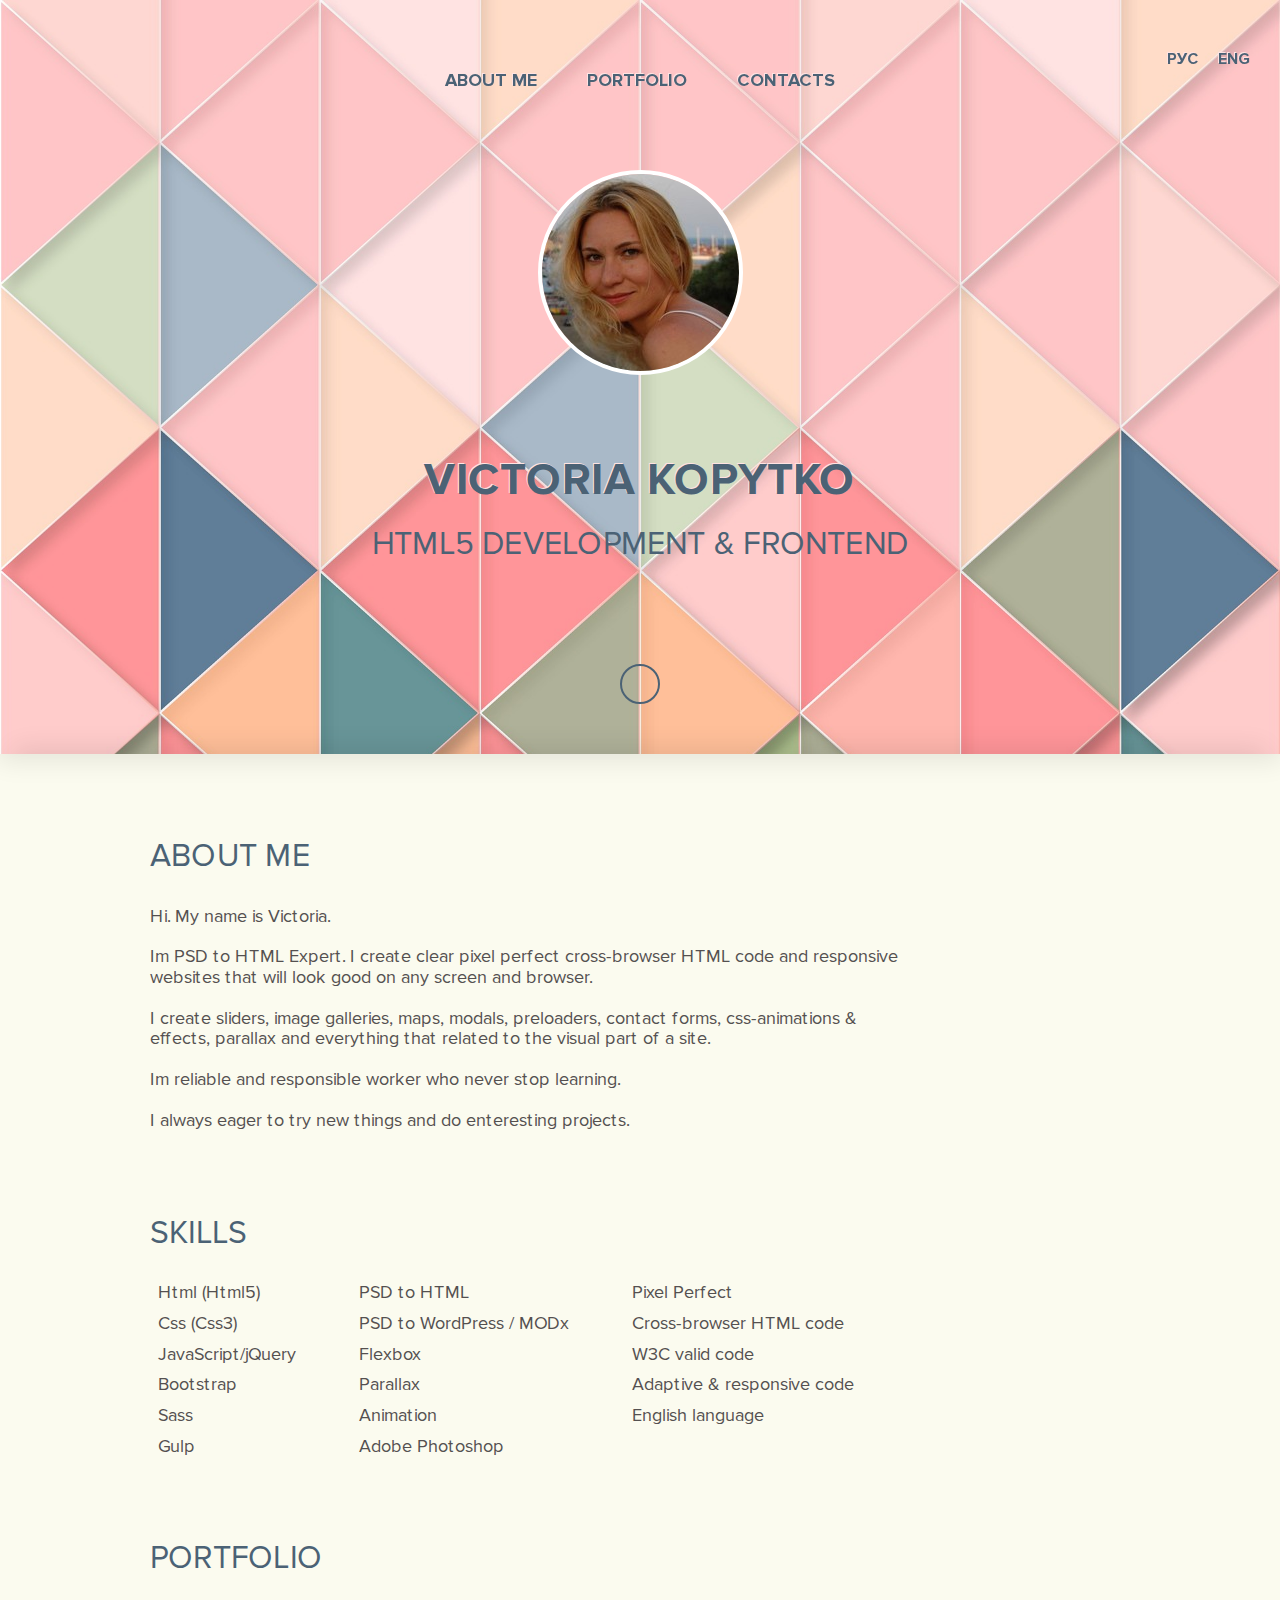
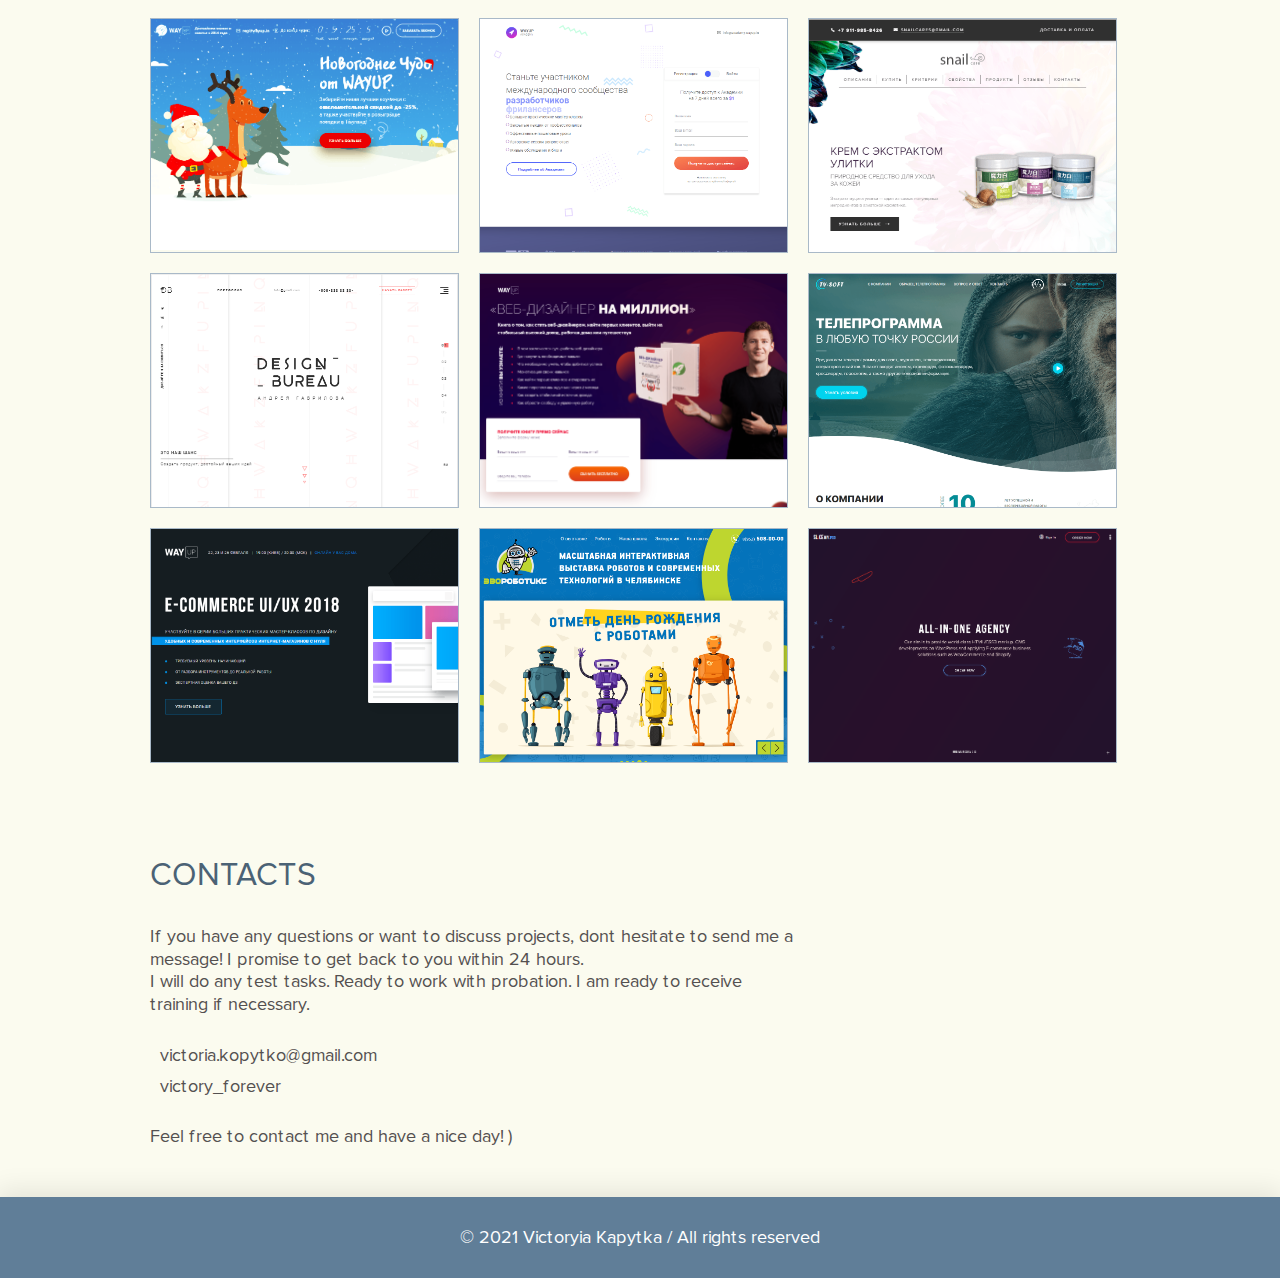
<file: index.html>
<!DOCTYPE html>
<html lang="en">
<head>
	<meta charset="UTF-8">
	<title>Victoria Kopytko</title>

	<meta name="viewport" content="width=device-width, initial-scale=1">
	<!-- Normalize -->
	<link rel="stylesheet" href="css/normalize.css">
	<!-- Шрифты  -->		
	<link rel="stylesheet" href="https://use.fontawesome.com/releases/v5.3.1/css/all.css" integrity="sha384-mzrmE5qonljUremFsqc01SB46JvROS7bZs3IO2EmfFsd15uHvIt+Y8vEf7N7fWAU" crossorigin="anonymous">
	<!-- <link href="https://fonts.googleapis.com/css?family=Roboto&amp;subset=cyrillic" rel="stylesheet"> -->
	<!-- <link href="https://fonts.googleapis.com/css?family=Roboto:300,400&amp;subset=cyrillic" rel="stylesheet"> -->
	<!-- Модальные окна -->
	<link rel="stylesheet" type="text/css" href="css/jquery.arcticmodal.css">
	<link rel="stylesheet" type="text/css" href="css/simple.css">				
	<!-- Анимация -->
	<link rel="stylesheet" type="text/css" href="css/animate.css">
	<!-- main -->
	<link rel="stylesheet" href="css/main.css">
	<link rel="stylesheet" href="css/media.css">
</head>
<body>

<!-- ПЕРВЫЙ ЭКРАН -->
	<header id="header" class="header">
		<div class="language">
			<a href="rus.html" class="language_name hvr-underline-from-center">
				рус
			</a>
			<a href="index.html" class="language_name hvr-underline-from-center">
				eng
			</a>
		</div>
		<div class="container">
			<nav>
				<ul>
					<li>
						<a class="scrollto hvr-underline-from-center" href="#description">About me</a>						
					</li>
					<li>
						<a class="scrollto hvr-underline-from-center" href="#portfolio">Portfolio</a>						
					</li>
					<li>
						<a class="scrollto hvr-underline-from-center" href="#contacts">Contacts</a>						
					</li>
				</ul>
			</nav>
			<div class="photo">
				<img src="img/me.jpg" alt="">
			</div>
			<div class="introduction">
				<h1>
					Victoria Kopytko
				</h1>
				<h2>
					HTML5 Development & Frontend
				</h2>
			</div>
			<div class="arrow">
				<a class="scrollto" href="#description">
					<i class="fas fa-angle-down"></i>
				</a>					
			</div>
		</div>	
	</header>	

<!-- ВТОРОЙ ЭКРАН -->
	<section id="description">
		<div class="container">
			<h2>
				About me
			</h2>
			<div class="description">
				<p>
					Hi. My name is Victoria.
				</p>
				<p>
					Im PSD to HTML Expert. I create clear pixel perfect cross-browser HTML code and responsive websites that will look good on any screen and browser.
				</p>
				<p>
					I create sliders, image galleries, maps, modals, preloaders, contact forms, css-animations & effects, parallax and everything that related to the visual part of a site.
				</p>
				<p>
					Im reliable and responsible worker who never stop learning. 
				</p>
				<p>
					I always eager to try new things and do enteresting projects.
				</p>
			</div>
		</div>	
	</section>

<!-- ТРЕТИЙ ЭКРАН -->
	<section id="skills">
		<div class="container">
			<h2>
				Skills
			</h2>
			<div class="skills">
				<div class="skills_block">
					<ul class="skills_list">
						<li class="skills_item">
							<i class="fas fa-check-circle"></i>
							<p>
								Html (Html5)
							</p>
						</li>
						<li class="skills_item">
							<i class="fas fa-check-circle"></i>
							<p>
								Css (Css3)
							</p>
						</li>
						<li class="skills_item">
							<i class="fas fa-check-circle"></i>
							<p>
								JavaScript/jQuery
							</p>
						</li>
						<li class="skills_item">
							<i class="fas fa-check-circle"></i>
							<p>
								Bootstrap
							</p>
						</li>
						<li class="skills_item">
							<i class="fas fa-check-circle"></i>
							<p>
								Sass
							</p>
						</li>
						<li class="skills_item">
							<i class="fas fa-check-circle"></i>
							<p>
								Gulp
							</p>
						</li>						
					</ul>
				</div>
				<div class="skills_block">
					<ul class="skills_list">
						<li class="skills_item">
							<i class="fas fa-check-circle"></i>
							<p>
								PSD to HTML
							</p>
						</li>
						<li class="skills_item">
							<i class="fas fa-check-circle"></i>
							<p>
								PSD to WordPress / MODx
							</p>
						</li>
						<li class="skills_item">
							<i class="fas fa-check-circle"></i>
							<p>
								Flexbox
							</p>
						</li>
						<li class="skills_item">
							<i class="fas fa-check-circle"></i>
							<p>
								Parallax
							</p>
						</li>
						<li class="skills_item">
							<i class="fas fa-check-circle"></i>
							<p>
								Animation
							</p>
						</li>
						<li class="skills_item">
							<i class="fas fa-check-circle"></i>
							<p>
								Adobe Photoshop
							</p>
						</li>
					</ul>
				</div>
				<div class="skills_block">
					<ul class="skills_list">
						<li class="skills_item">
							<i class="fas fa-check-circle"></i>
							<p>
								Pixel Perfect
							</p>
						</li>
						<li class="skills_item">
							<i class="fas fa-check-circle"></i>
							<p>
								Cross-browser HTML code
							</p>
						</li>
						<li class="skills_item">
							<i class="fas fa-check-circle"></i>
							<p>
								W3C valid code
							</p>
						</li>
						<li class="skills_item">
							<i class="fas fa-check-circle"></i>
							<p>
								Adaptive & responsive code
							</p>
						</li>
						<li class="skills_item">
							<i class="fas fa-check-circle"></i>
							<p>
								English language
							</p>
						</li>
					</ul>
				</div>
			</div>
		</div>
	</section>

<!-- ЧЕТВЁРТЫЙ ЭКРАН -->
	<section id="portfolio">
		<div class="container">
			<h2>
				Portfolio
			</h2>
			<ul class="portfolio">
				<li class="portfolio_item portfolio_item__one">
					<a href="https://victory-forever.github.io/NewYear/" target="blank">
						<img src="img/ny.png" alt="">
					</a>
				</li>
				<li class="portfolio_item portfolio_item__two">
					<a href="https://victory-forever.github.io/academy/" target="blank">
						<img src="img/academy.png" alt="">
					</a>
				</li>
				<li class="portfolio_item portfolio_item__three">
					<a href="https://victory-forever.github.io/SnailCream/" target="blank">
						<img src="img/snails.png" alt="">
					</a>
				</li>
				<li class="portfolio_item portfolio_item__four">
					<a href="https://victory-forever.github.io/db/" target="blank">
						<img src="img/db.png" alt="">
					</a>
				</li>
				<li class="portfolio_item portfolio_item__five">
					<a href="https://victory-forever.github.io/book/" target="blank">
						<img src="img/book.png" alt="">
					</a>
				</li>
				<li class="portfolio_item portfolio_item__six">
					<a href="https://victory-forever.github.io/TV/" target="blank">
						<img src="img/tv.png" alt="">
					</a>
				</li>
				<li class="portfolio_item portfolio_item__seven">
					<a href="https://victory-forever.github.io/ecommerce/" target="blank">
						<img src="img/ecommerce.png" alt="">
					</a>
				</li>
				<li class="portfolio_item portfolio_item__eight">
					<a href="https://victory-forever.github.io/roboty/" target="blank">
						<img src="img/roboty.png" alt="">
					</a>
				</li>
				<li class="portfolio_item portfolio_item__nine">
					<a href="https://victory-forever.github.io/slicemypsd/" target="blank">
						<img src="img/psd.png" alt="">
					</a>
				</li>
			</ul>
		</div>
	</section>

<!-- ПЯТЫЙ ЭКРАН -->
	<section id="contacts">
		<div class="container">
			<h2>
				Contacts
			</h2>
			<div class="contacts">
				<div class="contacts_text">
					<p>
						If you have any questions or want to discuss projects, dont hesitate to send me a message! I promise to get back to you within 24 hours.
					</p>
					<p>
						I will do any test tasks. Ready to work with probation. I am ready to receive training if necessary.
					</p>
				</div>
				<ul class="contacts_list">
					<li class="contacts_item">
						<i class="fas fa-envelope"></i>
						<p>
							victoria.kopytko@gmail.com
						</p>
					</li>				
					<li class="contacts_item">
						<i class="fab fa-skype"></i>
						<p>
							victory_forever
						</p>
					</li>
				</ul>
				<div class="contacts_message">
					Feel free to contact me and have a nice day! )				
				</div>				
			</div>
		</div>	
	</section>

<!-- ФУТЕР -->	
	<footer id="footer">
		<div class="container">
			<div class="copyright">
				© 2021 Victoryia Kapytka / All rights reserved
			</div>
		</div>		
	</footer>
	

	<!-- Модальное окно Соглашение-->
	<div style="display: none;">
	    <div class="box-modal" id="agreement-modal">
	        <div class="modal-text">
	        	<div>
	        		Политика конфиденциальности
	        	</div>
	        	<div>
	        		Данное соглашение об обработке персональных данных разработано в соответствии с законодательством Украины и Российской Федерации. Все лица заполнившие сведения составляющие персональные данные на данном сайте, а также разместившие иную информацию обозначенными действиями подтверждают свое согласие на обработку персональных данных и их передачу оператору обработки персональных данных. Под персональными данными Гражданина понимается нижеуказанная информация: Имя, адрес электронной почты, номер мобильного телефона. Граждане направляют свои персональные данные оператору в целях предоставления последним услуги по созданию сайта. Гражданин, принимая настоящее Соглашение, выражают свою заинтересованность и полное согласие, что обработка их персональных данных может включать в себя следующие действия: сбор, систематизацию, накопление, хранение, уточнение (обновление, изменение), использование, уничтожение. Гражданин гарантирует: информация, им предоставленная, является полной, точной и достоверной; при предоставлении информации не нарушается действующее законодательство Украины и Российской Федерации, законные права и интересы третьих лиц; вся предоставленная информация заполнена Гражданина в отношении себя лично.
	        	</div>
	        	<div class="box-modal_close arcticmodal-close">
	        		x
	        	</div>		
	        </div>
		</div>
	</div>

		<!-- Прокрутка страницы вверх -->

	<div class="go-up hvr-bob" title="Up" id='ToTop'>
		<div>			
			<i class="fas fa-chevron-up"></i>
		</div>
	</div>



	<script src="js/jquery.min.js"></script>		    
	<!-- <script src="js/jquery.arcticmodal.js"></script> -->		
	<script src="js/wow.min.js"></script>	
	<script>new WOW().init();</script> 	
	<script src="js/main.js"></script>	
</body>
</html>
</file>
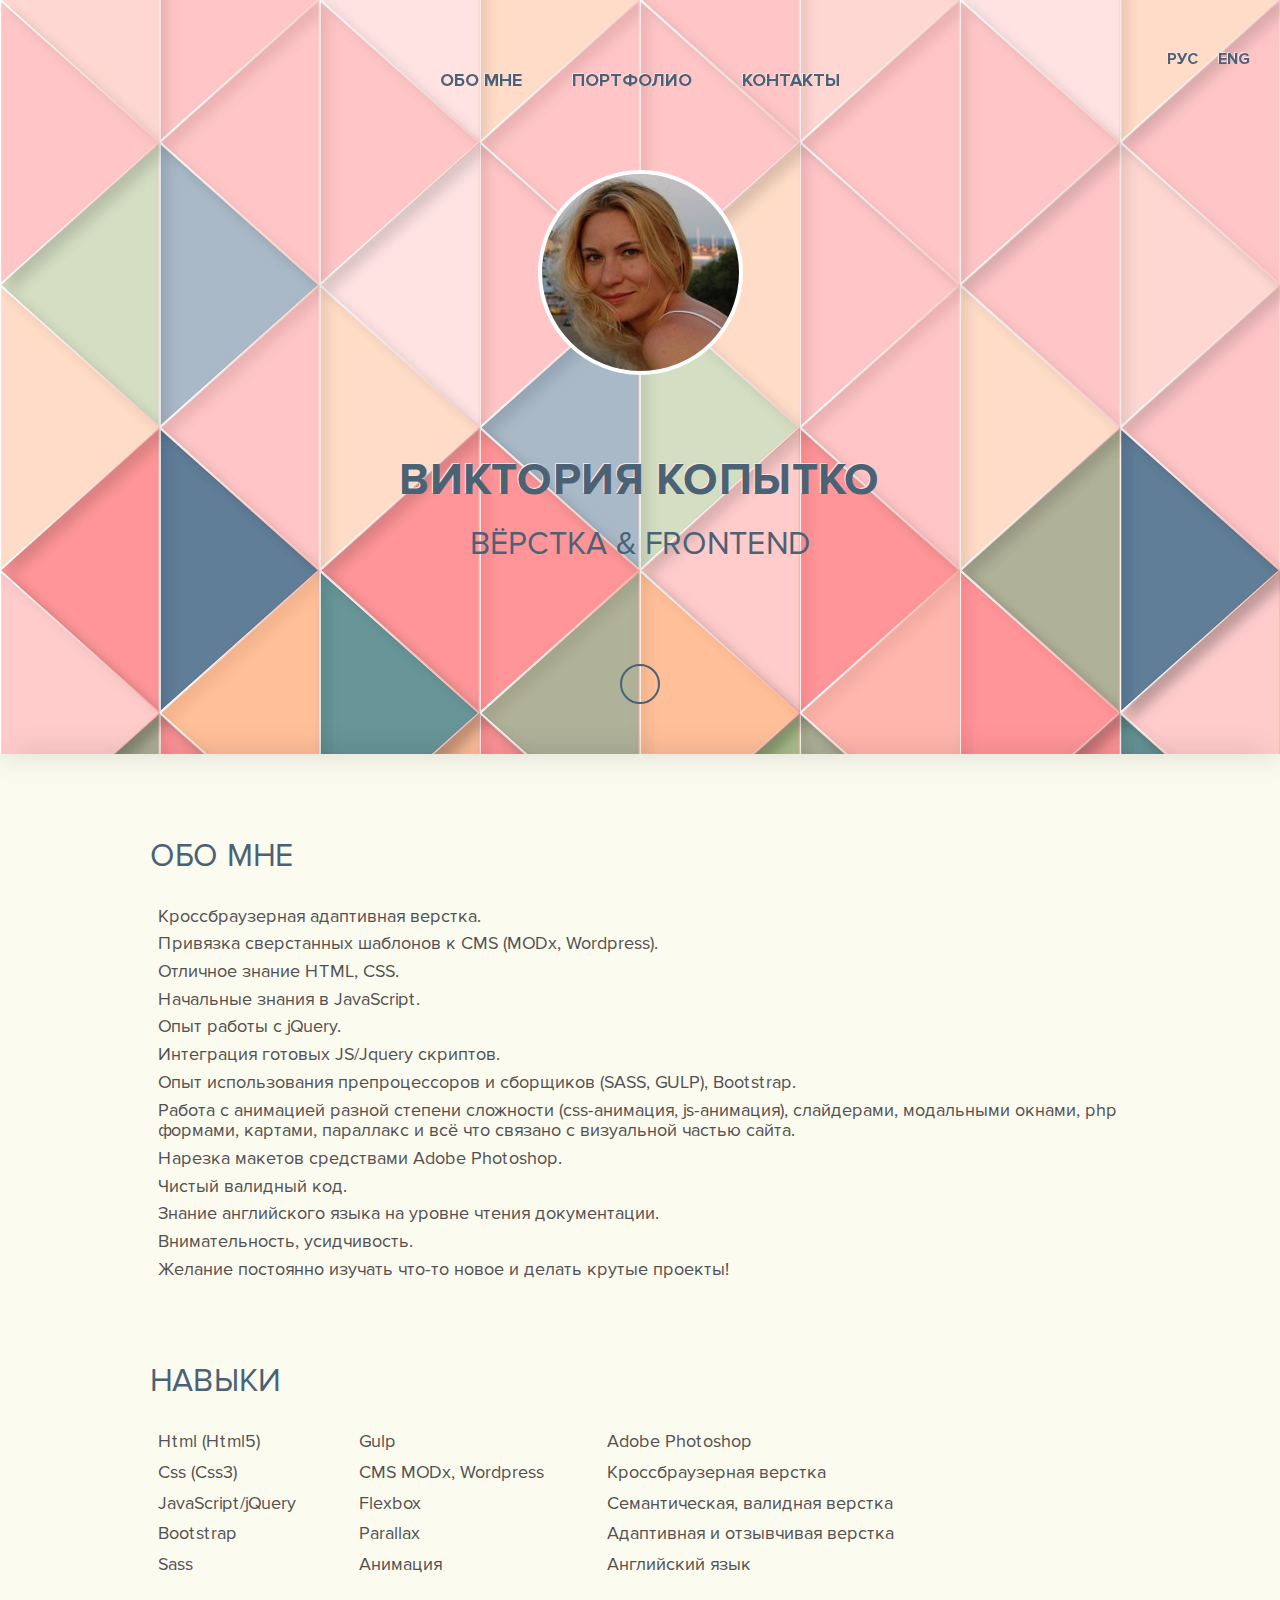
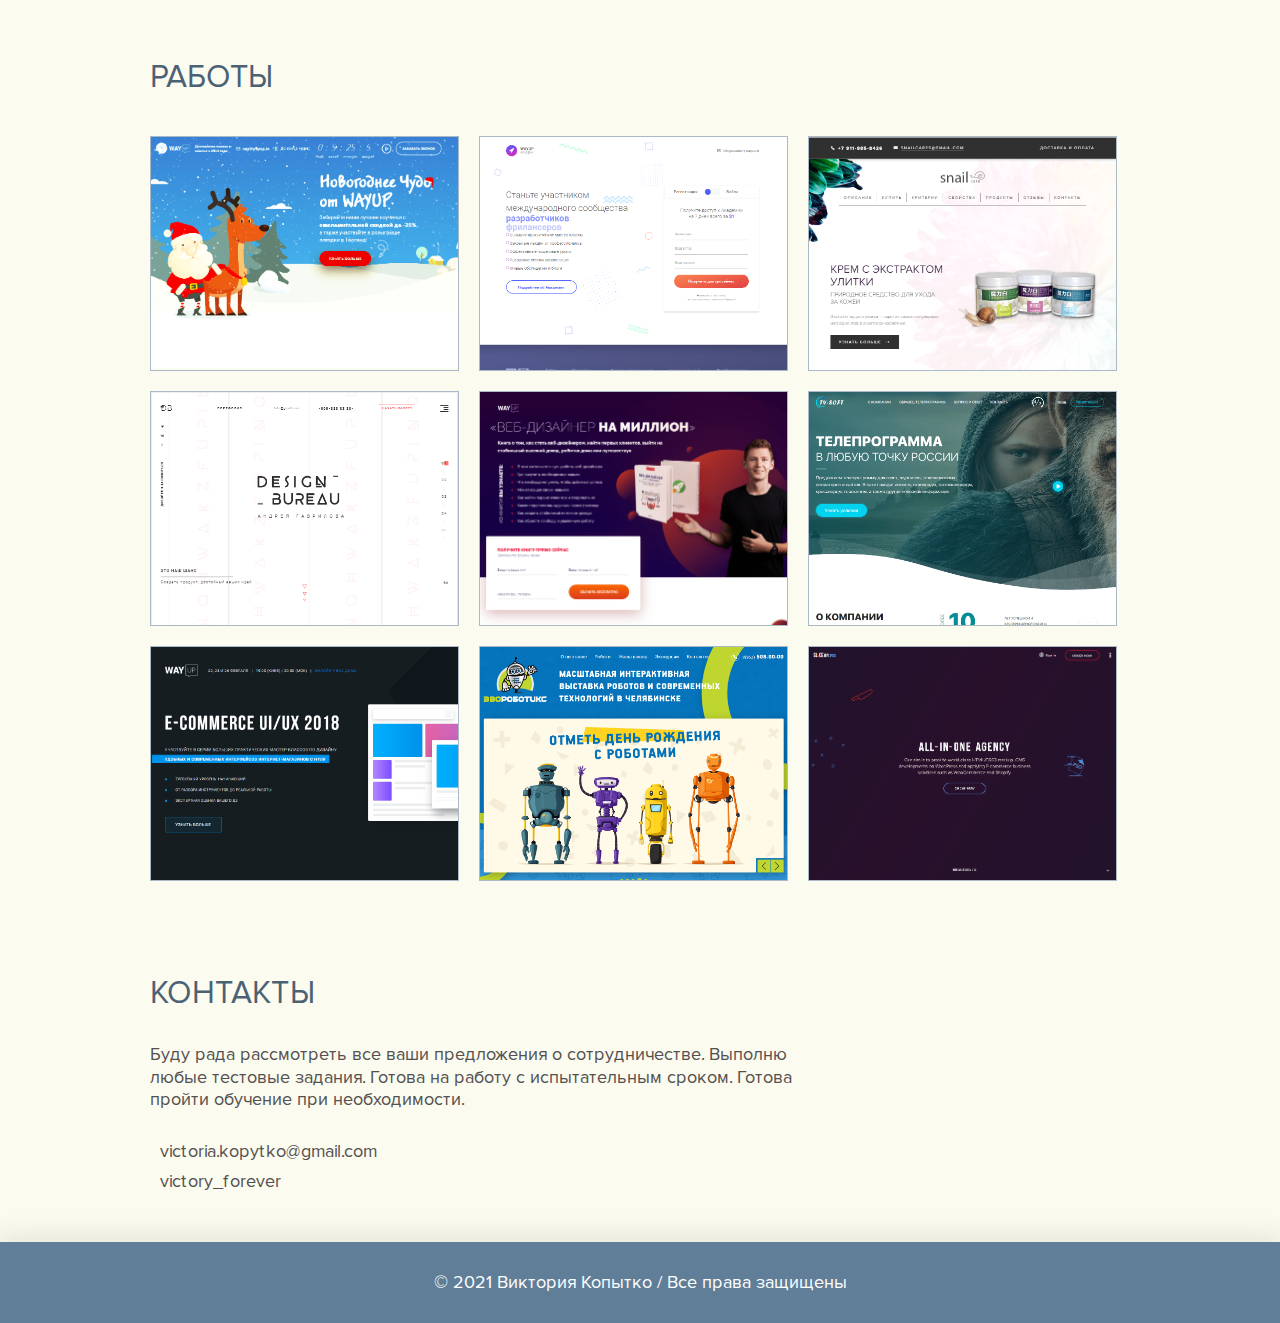
<file: rus.html>
<!DOCTYPE html>
<html lang="ru">
<head>
	<meta charset="UTF-8">
	<title>Виктория Копытко</title>
	<meta name="viewport" content="width=device-width, initial-scale=1">
	<!-- Normalize -->
	<link rel="stylesheet" href="css/normalize.css">
	<!-- Шрифты  -->		
	<link rel="stylesheet" href="https://use.fontawesome.com/releases/v5.3.1/css/all.css" integrity="sha384-mzrmE5qonljUremFsqc01SB46JvROS7bZs3IO2EmfFsd15uHvIt+Y8vEf7N7fWAU" crossorigin="anonymous">
	<!-- Модальные окна -->
	<link rel="stylesheet" type="text/css" href="css/jquery.arcticmodal.css">
	<link rel="stylesheet" type="text/css" href="css/simple.css">				
	<!-- Анимация -->
	<link rel="stylesheet" type="text/css" href="css/animate.css">
	<!-- main -->
	<link rel="stylesheet" href="css/main.css">
	<link rel="stylesheet" href="css/media.css">
</head>
<body>

<!-- ПЕРВЫЙ ЭКРАН -->
	<header id="header" class="header">
		<div class="language">
			<a href="rus.html" class="language_name hvr-underline-from-center">
				рус
			</a>
			<a href="index.html" class="language_name hvr-underline-from-center">
				eng
			</a>
		</div>
		<div class="container">
			<nav>
				<ul>
					<li>
						<a class="scrollto hvr-underline-from-center" href="#description">Обо мне</a>						
					</li>
					<li>
						<a class="scrollto hvr-underline-from-center" href="#portfolio">Портфолио</a>						
					</li>
					<li>
						<a class="scrollto hvr-underline-from-center" href="#contacts">Контакты</a>						
					</li>
				</ul>
			</nav>
			<div class="photo">
				<img src="img/me.jpg" alt="">
			</div>
			<div class="introduction">
				<h1>
					Виктория Копытко
				</h1>
				<h2>
					вёрстка & frontend
				</h2>
			</div>
			<div class="arrow">
				<a class="scrollto" href="#description">
					<i class="fas fa-angle-down"></i>
				</a>					
			</div>
		</div>	
	</header>	

<!-- ВТОРОЙ ЭКРАН -->
	<section id="description">
		<div class="container">
			<h2>
				Обо мне
			</h2>
			<ul class="description-list">
				<li class="description-item"> 
					<i class="fas fa-caret-right"></i>
					<p>
						Кроссбраузерная адаптивная верстка.
					</p>
				</li>
				<li class="description-item"> 
					<i class="fas fa-caret-right"></i>
					<p>
						Привязка сверстанных шаблонов к CMS (MODx, Wordpress).
					</p>
				</li>
				<li class="description-item"> 
					<i class="fas fa-caret-right"></i>
					<p>
						Отличное знание HTML, CSS.
					</p>
				</li>
				<li class="description-item"> 
					<i class="fas fa-caret-right"></i>
					<p>
						Начальные знания в JavaScript.
					</p>
				</li>
				<li class="description-item"> 
					<i class="fas fa-caret-right"></i>
					<p>
						Опыт работы с jQuery.
					</p>
				</li>				
				<li class="description-item"> 
					<i class="fas fa-caret-right"></i>
					<p>
						Интеграция готовых JS/Jquery скриптов.
					</p>
				</li>
				<li class="description-item"> 
					<i class="fas fa-caret-right"></i>
					<p>
						Опыт использования препроцессоров и сборщиков (SASS, GULP), Bootstrap.
					</p>
				</li>
				<li class="description-item"> 
					<i class="fas fa-caret-right"></i>
					<p>
						Работа с анимацией разной степени сложности (css-анимация, js-анимация), слайдерами, модальными окнами, php формами, картами, параллакс и всё что связано с визуальной частью сайта.
					</p>
				</li>
				<li class="description-item"> 
					<i class="fas fa-caret-right"></i>
					<p>
						Нарезка макетов средствами Adobe Photoshop.
					</p>
				</li>
				<li class="description-item"> 
					<i class="fas fa-caret-right"></i>
					<p>
						Чистый валидный код.
					</p>
				</li>
				<li class="description-item"> 
					<i class="fas fa-caret-right"></i>
					<p>
						Знание английского языка на уровне чтения документации.
					</p>
				</li>
				<li class="description-item"> 
					<i class="fas fa-caret-right"></i>
					<p>
						Внимательность, усидчивость.
					</p>
				</li>
				<li class="description-item"> 
					<i class="fas fa-caret-right"></i>
					<p>
						Желание постоянно изучать что-то новое и делать крутые проекты!
					</p>
				</li>
			</ul>
		</div>	
	</section>

<!-- ТРЕТИЙ ЭКРАН -->
	<section id="skills">
		<div class="container">
			<h2>
				Навыки
			</h2>
			<div class="skills">
				<div class="skills_block">
					<ul class="skills_list">
						<li class="skills_item">
							<i class="fas fa-check-circle"></i>
							<p>
								Html (Html5)
							</p>
						</li>
						<li class="skills_item">
							<i class="fas fa-check-circle"></i>
							<p>
								Css (Css3)
							</p>
						</li>
						<li class="skills_item">
							<i class="fas fa-check-circle"></i>
							<p>
								JavaScript/jQuery
							</p>
						</li>
						<li class="skills_item">
							<i class="fas fa-check-circle"></i>
							<p>
								Bootstrap
							</p>
						</li>
						<li class="skills_item">
							<i class="fas fa-check-circle"></i>
							<p>
								Sass
							</p>
						</li>
					</ul>
				</div>
				<div class="skills_block">
					<ul class="skills_list">
						<li class="skills_item">
							<i class="fas fa-check-circle"></i>
							<p>
								Gulp
							</p>
						</li>
						<li class="skills_item">
							<i class="fas fa-check-circle"></i>
							<p>
								CMS MODx, Wordpress
							</p>
						</li>
						<li class="skills_item">
							<i class="fas fa-check-circle"></i>
							<p>
								Flexbox
							</p>
						</li>
						<li class="skills_item">
							<i class="fas fa-check-circle"></i>
							<p>
								Parallax
							</p>
						</li>
						<li class="skills_item">
							<i class="fas fa-check-circle"></i>
							<p>
								Анимация
							</p>
						</li>
					</ul>
				</div>
				<div class="skills_block">
					<ul class="skills_list">
						<li class="skills_item">
							<i class="fas fa-check-circle"></i>
							<p>
								Adobe Photoshop
							</p>
						</li>
						<li class="skills_item">
							<i class="fas fa-check-circle"></i>
							<p>
								Кроссбраузерная верстка
							</p>
						</li>
						<li class="skills_item">
							<i class="fas fa-check-circle"></i>
							<p>
								Семантическая, валидная верстка
							</p>
						</li>
						<li class="skills_item">
							<i class="fas fa-check-circle"></i>
							<p>
								Адаптивная и отзывчивая верстка
							</p>
						</li>
						<li class="skills_item">
							<i class="fas fa-check-circle"></i>
							<p>
								Английский язык
							</p>
						</li>
					</ul>
				</div>
			</div>
		</div>
	</section>

<!-- ЧЕТВЁРТЫЙ ЭКРАН -->
	<section id="portfolio">
		<div class="container">
			<h2>
				Работы
			</h2>
			<ul class="portfolio">
				<li class="portfolio_item portfolio_item__one">
					<a href="https://victory-forever.github.io/NewYear/" target="blank">
						<img src="img/ny.png" alt="">
					</a>
				</li>
				<li class="portfolio_item portfolio_item__two">
					<a href="https://victory-forever.github.io/academy/" target="blank">
						<img src="img/academy.png" alt="">
					</a>
				</li>
				<li class="portfolio_item portfolio_item__three">
					<a href="https://victory-forever.github.io/SnailCream/" target="blank">
						<img src="img/snails.png" alt="">
					</a>
				</li>
				<li class="portfolio_item portfolio_item__four">
					<a href="https://victory-forever.github.io/db/" target="blank">
						<img src="img/db.png" alt="">
					</a>
				</li>
				<li class="portfolio_item portfolio_item__five">
					<a href="https://victory-forever.github.io/book/" target="blank">
						<img src="img/book.png" alt="">
					</a>
				</li>
				<li class="portfolio_item portfolio_item__six">
					<a href="https://victory-forever.github.io/TV/" target="blank">
						<img src="img/tv.png" alt="">
					</a>
				</li>
				<li class="portfolio_item portfolio_item__seven">
					<a href="https://victory-forever.github.io/ecommerce/" target="blank">
						<img src="img/ecommerce.png" alt="">
					</a>
				</li>
				<li class="portfolio_item portfolio_item__eight">
					<a href="https://victory-forever.github.io/roboty/" target="blank">
						<img src="img/roboty.png" alt="">
					</a>
				</li>
				<li class="portfolio_item portfolio_item__nine">
					<a href="https://victory-forever.github.io/slicemypsd/" target="blank">
						<img src="img/psd.png" alt="">
					</a>
				</li>
			</ul>
		</div>
	</section>

<!-- ПЯТЫЙ ЭКРАН -->
	<section id="contacts">
		<div class="container">
			<h2>
				Контакты
			</h2>
			<div class="contacts">
				<div class="contacts_text">
					Буду рада рассмотреть все ваши предложения о сотрудничестве. Выполню любые тестовые задания. Готова на работу с испытательным сроком. Готова пройти обучение при необходимости.					
				</div>
				<ul class="contacts_list">
					<li class="contacts_item">
						<i class="fas fa-envelope"></i>
						<p>
							victoria.kopytko@gmail.com
						</p>
					</li>					
					<li class="contacts_item">
						<i class="fab fa-skype"></i>
						<p>
							victory_forever
						</p>
					</li>
				</ul>				
			</div>
		</div>	
	</section>

<!-- ФУТЕР -->	
	<footer id="footer">
		<div class="container">
			<div class="copyright">
				© 2021 Виктория Копытко / Все права защищены
			</div>
		</div>		
	</footer>
	

	<!-- Модальное окно Соглашение-->
	<div style="display: none;">
	    <div class="box-modal" id="agreement-modal">
	        <div class="modal-text">
	        	<div>
	        		Политика конфиденциальности
	        	</div>
	        	<div>
	        		Данное соглашение об обработке персональных данных разработано в соответствии с законодательством Украины и Российской Федерации. Все лица заполнившие сведения составляющие персональные данные на данном сайте, а также разместившие иную информацию обозначенными действиями подтверждают свое согласие на обработку персональных данных и их передачу оператору обработки персональных данных. Под персональными данными Гражданина понимается нижеуказанная информация: Имя, адрес электронной почты, номер мобильного телефона. Граждане направляют свои персональные данные оператору в целях предоставления последним услуги по созданию сайта. Гражданин, принимая настоящее Соглашение, выражают свою заинтересованность и полное согласие, что обработка их персональных данных может включать в себя следующие действия: сбор, систематизацию, накопление, хранение, уточнение (обновление, изменение), использование, уничтожение. Гражданин гарантирует: информация, им предоставленная, является полной, точной и достоверной; при предоставлении информации не нарушается действующее законодательство Украины и Российской Федерации, законные права и интересы третьих лиц; вся предоставленная информация заполнена Гражданина в отношении себя лично.
	        	</div>
	        	<div class="box-modal_close arcticmodal-close">
	        		x
	        	</div>		
	        </div>
		</div>
	</div>

		<!-- Прокрутка страницы вверх -->

	<div class="go-up hvr-bob" title="Вверх" id='ToTop'>
		<div>			
			<i class="fas fa-chevron-up"></i>
		</div>
	</div>



	<script src="js/jquery.min.js"></script>		    
	<!-- <script src="js/jquery.arcticmodal.js"></script> -->		
	<script src="js/wow.min.js"></script>	
	<script>new WOW().init();</script> 	
	<script src="js/main.js"></script>
</body>
</html>
</file>
<file: css/simple.css>
.box-modal {
	position: relative;
	width: 500px;
	padding: 16px;
	background: #fff;
	color: #3c3c3c;
	font: 14px/18px Arial, "Helvetica CY", "Nimbus Sans L", sans-serif;
	box-shadow: 0 0 0 6px rgba(153, 153, 153, .3);
	border-radius: 6px;
}
.box-modal_close { position: absolute; right: 10px; top: 6px; font-size: 11px; line-height: 15px; color: #999; cursor: pointer; }
.box-modal_close:hover { color: #666; }
</file>
<file: css/main.css>
@font-face{font-family:ProximaNova-Bold;src:url(../fonts/ProximaNova-Bold.eot);src:url(../fonts/ProximaNova-Bold.eot?#iefix) format("embedded-opentype"),url(../fonts/ProximaNova-Bold.woff2) format("woff2"),url(../fonts/ProximaNova-Bold.woff) format("woff"),url(../fonts/ProximaNova-Bold.ttf) format("truetype"),url(../fonts/ProximaNova-Bold.svg#svgFontName) format("svg");font-weight:400;font-style:normal}@font-face{font-family:ProximaNova-Regular;src:url(../fonts/ProximaNova-Regular.eot);src:url(../fonts/ProximaNova-Regular.eot?#iefix) format("embedded-opentype"),url(../fonts/ProximaNova-Regular.woff2) format("woff2"),url(../fonts/ProximaNova-Regular.woff) format("woff"),url(../fonts/ProximaNova-Regular.ttf) format("truetype"),url(../fonts/ProximaNova-Regular.svg#svgFontName) format("svg");font-weight:400;font-style:normal}@font-face{font-family:ProximaNova-Light;src:url(../fonts/ProximaNova-Light.eot);src:url(../fonts/ProximaNova-Light.eot?#iefix) format("embedded-opentype"),url(../fonts/ProximaNova-Light.woff2) format("woff2"),url(../fonts/ProximaNova-Light.woff) format("woff"),url(../fonts/ProximaNova-Light.ttf) format("truetype"),url(../fonts/ProximaNova-Light.svg#svgFontName) format("svg");font-weight:400;font-style:normal}button,div,form,input,li,p,ul{box-sizing:border-box}button,h1,h2,li,p,ul{padding:0;margin:0}li,ul{display:block}a,a:active,a:focus,a:hover,button{text-decoration:none;outline:0}body{font-size:18px;background:#fbfbef;font-family:ProximaNova-Regular,serif;color:#545050}section{margin:85px 0 0 0}.container{width:980px;margin:0 auto}.clearfix:after{content:'';display:table;width:100%;clear:both}h1,h2{text-transform:uppercase;letter-spacing:.007em;font-weight:unset}h1{font-family:ProximaNova-Bold;font-size:45px;margin:0 0 20px 0;text-shadow:-1px -1px 0 #ffe3e2}h2{font-family:ProximaNova-Regular;font-size:32px;color:#4b6275}header{font-family:ProximaNova-Regular;font-size:22px;color:#4b6275;text-transform:uppercase;text-align:center;background:#ffc5c7 url(../img/background.jpg) repeat fixed center top/cover;box-shadow:0 4px 25px 3px rgba(14,13,13,.09);padding:50px 0}.language{display:-webkit-box;display:-ms-flexbox;display:flex;-webkit-box-pack:end;-ms-flex-pack:end;justify-content:flex-end;font-family:ProximaNova-Bold;font-size:16px;margin:0 30px 0 0;text-shadow:-1px -1px 0 #ffe3e2}.language_name{color:#4b6275;-webkit-transition:all .5s ease;transition:all .5s ease}.language_name:first-child{margin:0 20px 0 0}.language_name:hover{-webkit-transform:translateY(-3px);transform:translateY(-3px)}.hvr-underline-from-center{display:inline-block;vertical-align:middle;-webkit-transform:perspective(1px) translateZ(0);transform:perspective(1px) translateZ(0);box-shadow:0 0 1px transparent;position:relative}.hvr-underline-from-center:before{content:"";position:absolute;z-index:-1;left:50%;right:50%;bottom:-6px;background:rgba(75,98,117,.33);height:2px;-webkit-transition-property:left,right;transition-property:left,right;-webkit-transition-duration:.3s;transition-duration:.3s;-webkit-transition-timing-function:ease-out;transition-timing-function:ease-out}.hvr-underline-from-center:active:before,.hvr-underline-from-center:focus:before,.hvr-underline-from-center:hover:before{left:0;right:0}nav ul{display:-webkit-box;display:-ms-flexbox;display:flex;-webkit-box-pack:center;-ms-flex-pack:center;justify-content:center;font-family:ProximaNova-Bold;font-size:18px}nav ul li{text-shadow:-1px -1px 0 #ffe3e2;-webkit-transition:all .5s ease;transition:all .5s ease}nav ul li a{color:#4b6275}nav ul li:hover{-webkit-transform:translateY(-3px);transform:translateY(-3px)}nav ul li:not(:last-child){margin-right:50px}.photo{width:205px;height:205px;border-radius:50%;border:4px solid #fff;overflow:hidden;margin:80px auto 0 auto}.introduction{margin:80px 0 0 0}.arrow{width:40px;height:40px;border:2px solid #4b6275;border-radius:50%;margin:100px auto 0 auto;color:#4b6275;text-align:center;font-size:20px;cursor:pointer;-webkit-transition:all .5s ease;transition:all .5s ease}.arrow a{color:#4b6275;display:block}.arrow i{padding:9px 0}.arrow:hover{-webkit-transform:translateY(5px);transform:translateY(5px)}#description{box-shadow:0 -20px 25px -14px rgba(14,13,13,.09);padding:85px 0 0 0;margin:0}.description-list{margin:30px 0 0 0}.description-item{display:-webkit-box;display:-ms-flexbox;display:flex}.description-item:not(:last-child){margin:0 0 7px 0}.description-item i{color:#d4dec3;margin:0 8px 0 0;font-size:19px}.skills,.skills_item{display:-webkit-box;display:-ms-flexbox;display:flex}.skills{margin:30px 0 0 0}.skills_block:not(:last-child){margin:0 55px 0 0}.skills_item i{color:#d4dec3;margin:0 8px 0 0}.skills_item:not(:last-child){margin:0 0 10px 0}.portfolio{display:-webkit-box;display:-ms-flexbox;display:flex;-ms-flex-flow:wrap;flex-flow:wrap;margin:30px 0 0 -10px}.portfolio_item{width:309px;height:235px;overflow:hidden;margin:10px;border:1px solid #a9b9c8;-webkit-transition:all .8s ease;transition:all .8s ease}.portfolio_item img{width:100%}.portfolio_item:hover{box-shadow:1.569px 17.932px 27px 0 rgba(45,45,45,.85);-webkit-transform:scale(1.05) translateY(-10px);transform:scale(1.05) translateY(-10px)}#contacts{padding:0 0 50px 0}.contacts_text{width:650px;margin:30px 0;line-height:1.25}.contacts_item{display:-webkit-box;display:-ms-flexbox;display:flex}.contacts_item i{color:#d4dec3;margin:0 10px 0 0}.contacts_item:not(:last-child){margin:0 0 10px 0}.contacts_message{margin:30px 0 0 0}footer{background:#607e98;box-shadow:0 -4px 25px 3px rgba(14,13,13,.09)}.copyright{padding:30px 0;text-align:center;color:#fff}.go-up{display:none;position:fixed;bottom:50px;right:5px;z-index:200;width:65px;height:65px;border-radius:50%;background:#4c687e;cursor:pointer;color:#fff;text-align:center;padding:5px 0;box-shadow:2.868px 4.096px 15px 0 rgba(0,0,0,.26)}.go-up div{width:55px;height:55px;border-radius:50%;border:2px solid #fff;padding:15px 0;margin:0 auto}.go-up i{font-size:20px}.hvr-bob{-webkit-transform:perspective(1px) translateZ(0);transform:perspective(1px) translateZ(0)}.hvr-bob:active,.hvr-bob:focus,.hvr-bob:hover{-webkit-animation-name:hvr-bob-float,hvr-bob;animation-name:hvr-bob-float,hvr-bob;-webkit-animation-duration:.3s,1.5s;animation-duration:.3s,1.5s;-webkit-animation-delay:0s,.3s;animation-delay:0s,.3s;-webkit-animation-timing-function:ease-out,ease-in-out;animation-timing-function:ease-out,ease-in-out;-webkit-animation-iteration-count:1,infinite;animation-iteration-count:1,infinite;-webkit-animation-fill-mode:forwards;animation-fill-mode:forwards;-webkit-animation-direction:normal,alternate;animation-direction:normal,alternate}@-webkit-keyframes hvr-bob-float{100%{-webkit-transform:translateY(-8px);transform:translateY(-8px)}}@keyframes hvr-bob-float{100%{-webkit-transform:translateY(-8px);transform:translateY(-8px)}}@-webkit-keyframes hvr-bob{0%{-webkit-transform:translateY(-8px);transform:translateY(-8px)}50%{-webkit-transform:translateY(-4px);transform:translateY(-4px)}100%{-webkit-transform:translateY(-8px);transform:translateY(-8px)}}@keyframes hvr-bob{0%{-webkit-transform:translateY(-8px);transform:translateY(-8px)}50%{-webkit-transform:translateY(-4px);transform:translateY(-4px)}100%{-webkit-transform:translateY(-8px);transform:translateY(-8px)}}.description{width:750px;margin:30px 0 0 0}.description p:not(:last-child){margin:0 0 20px 0}
/*# sourceMappingURL=[data-uri] */
</file>
<file: css/media.css>
@media screen and (max-width:1199px){.container{width:90%}}@media screen and (max-width:991px){.description{width:690px}}@media screen and (max-width:767px){.description{width:100%}.language{-webkit-box-pack:center;-ms-flex-pack:center;justify-content:center;margin:0 0 30px 0}}@media screen and (max-width:723px){.skills{font-size:16px}.skills_block:not(:last-child){margin:0 30px 0 0}.contacts_text{width:100%}}@media screen and (max-width:550px){.skills{-webkit-box-orient:vertical;-webkit-box-direction:normal;-ms-flex-direction:column;flex-direction:column}.skills_block:not(:last-child){margin:0 0 10px 0}.portfolio_item{width:200px;height:150px}}@media screen and (max-width:480px){header{padding:30px 0}nav ul{-webkit-box-orient:vertical;-webkit-box-direction:normal;-ms-flex-direction:column;flex-direction:column}nav ul li:not(:last-child){margin:0 0 10px 0}.photo{width:150px;height:150px;margin:50px auto 0 auto}.photo img{width:100%}.introduction{margin:50px 0 0 0}h1{font-size:35px}h2{font-size:22px}.arrow{margin:50px auto 0 auto}section{margin:45px 0 0 0}body{font-size:16px}}
/*# sourceMappingURL=[data-uri] */
</file>
